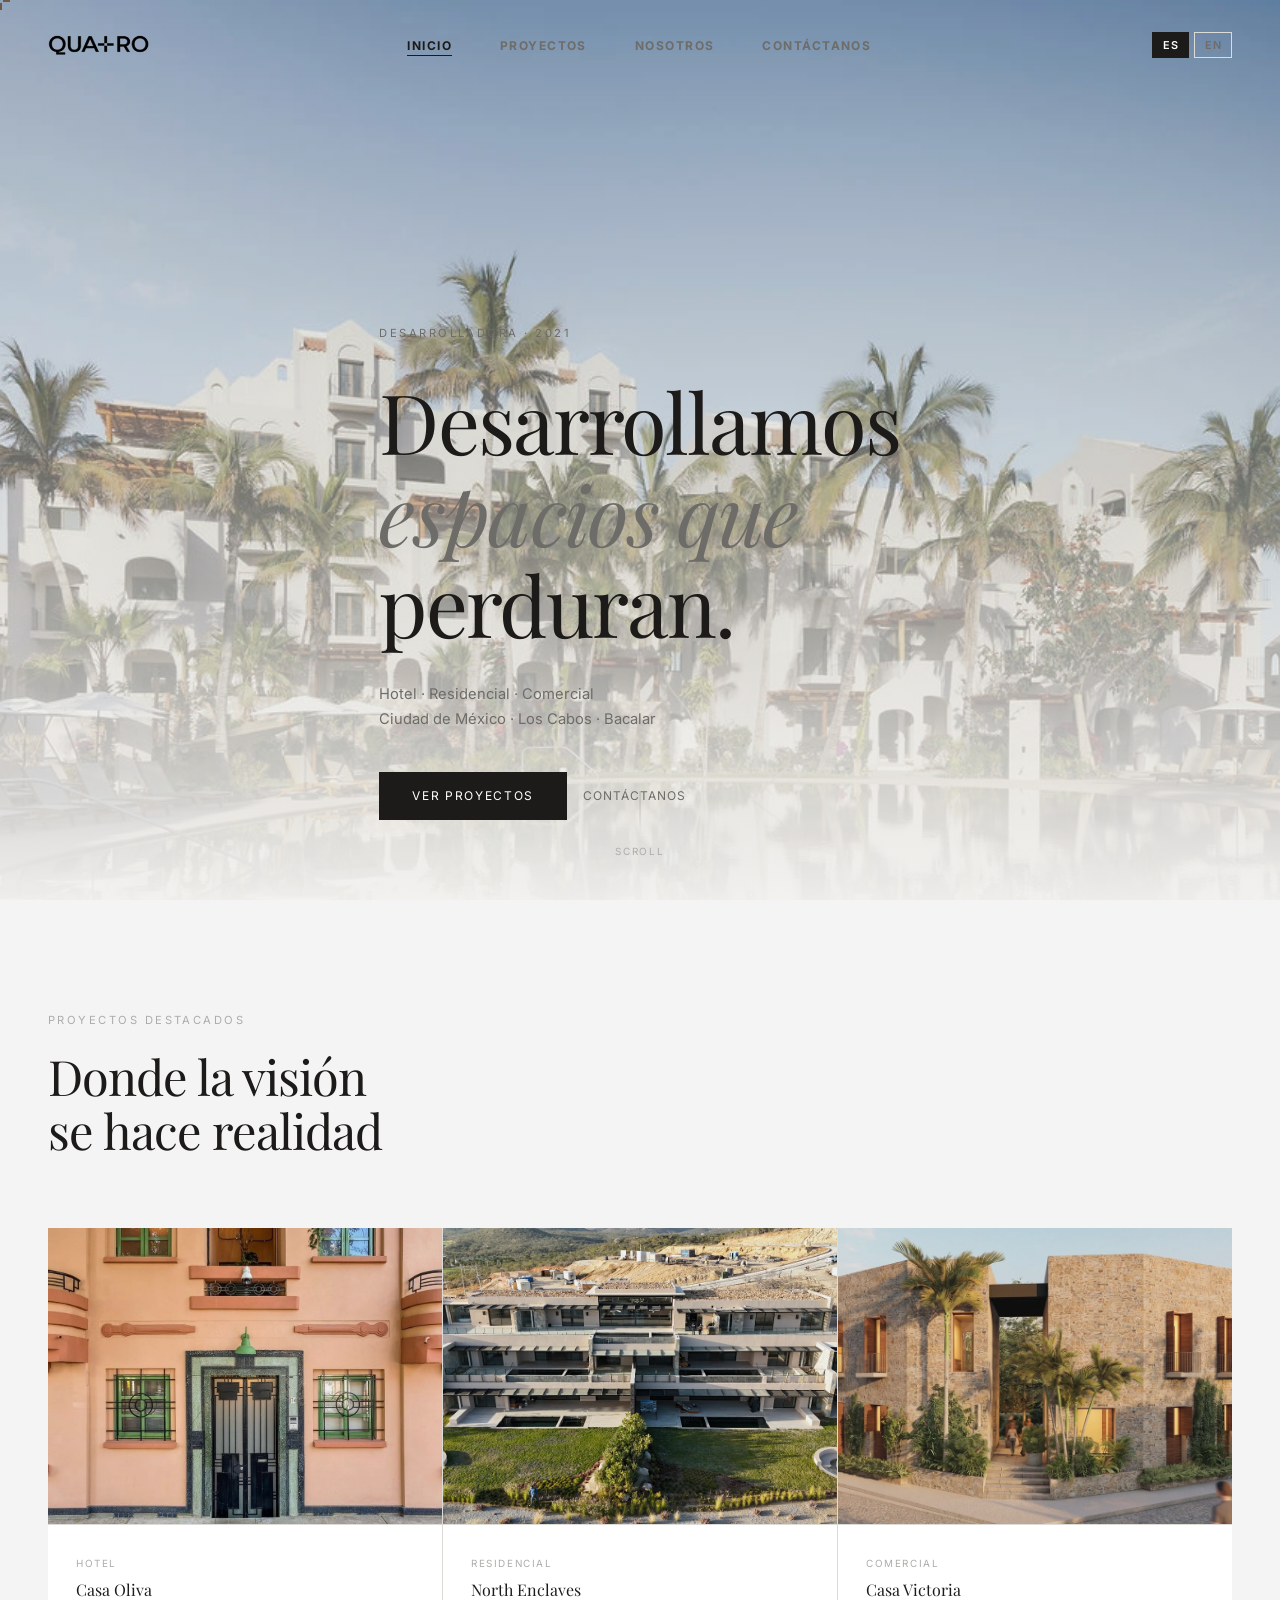
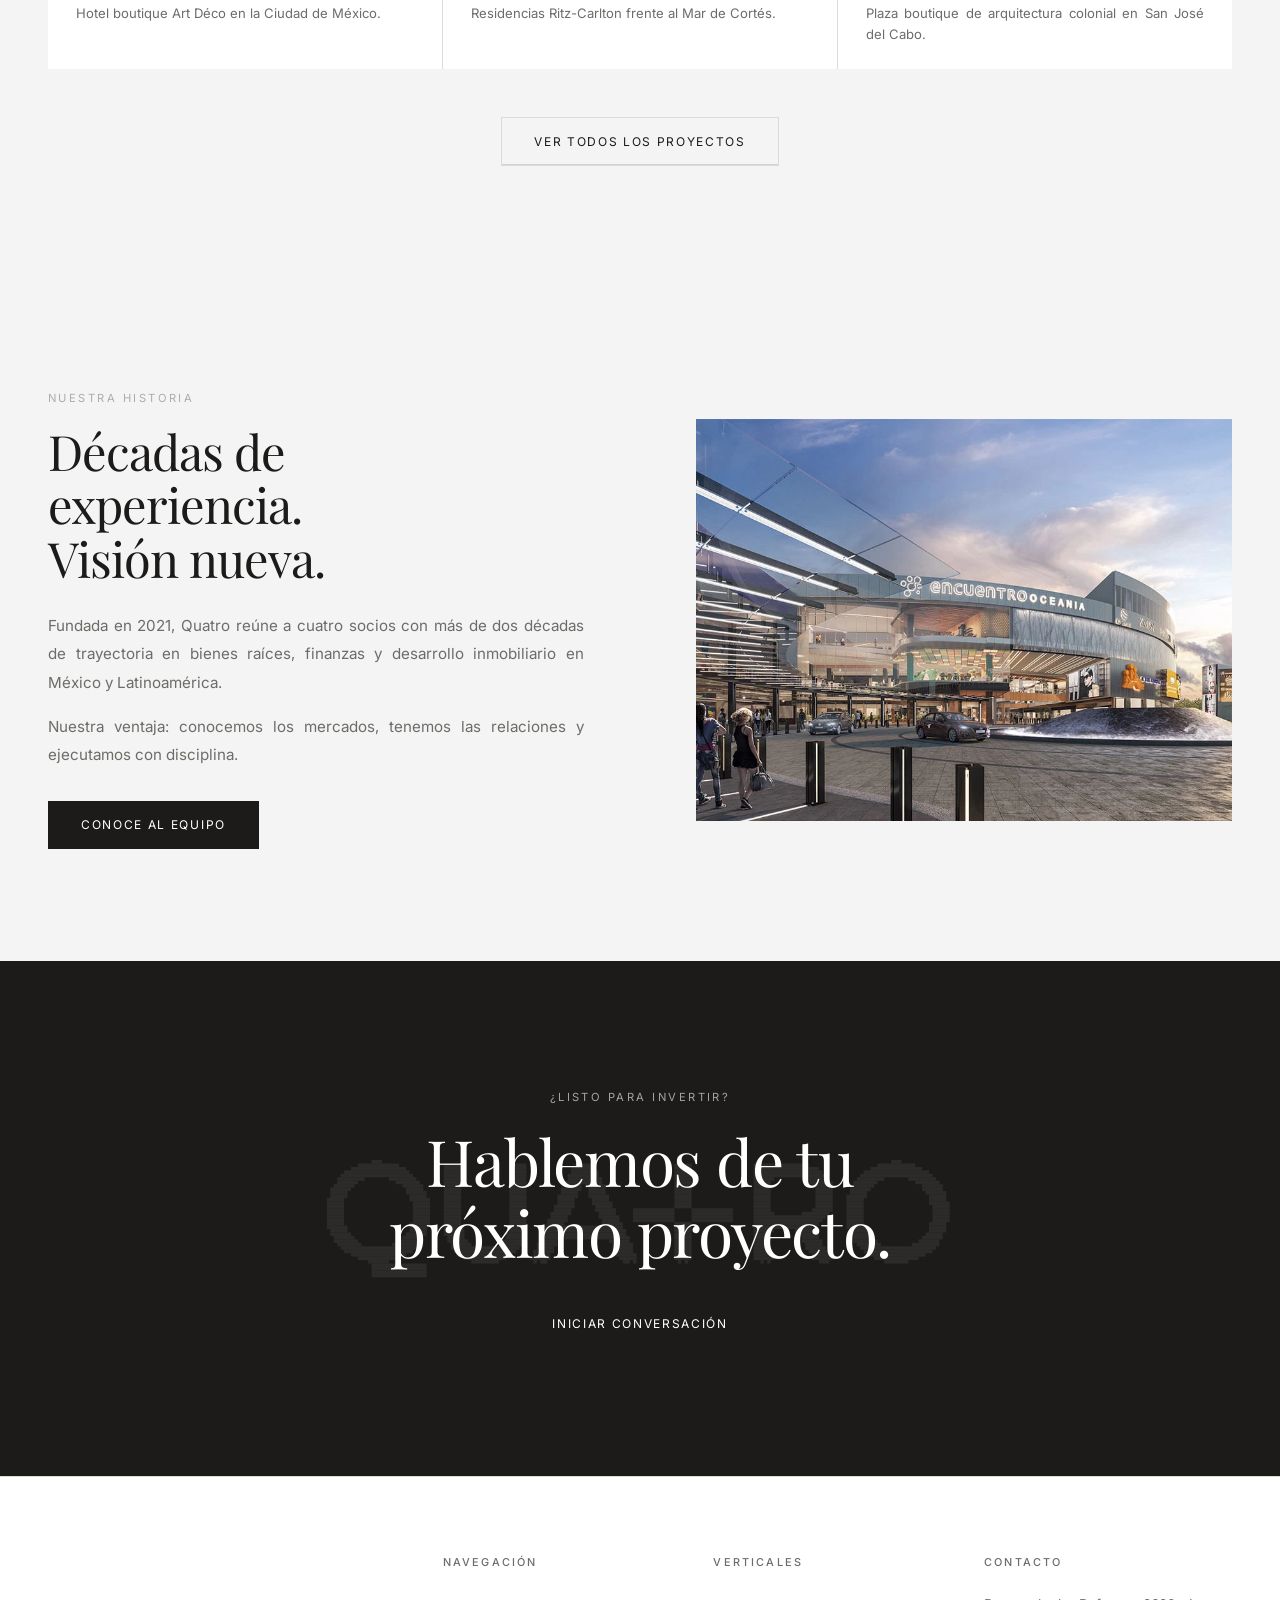
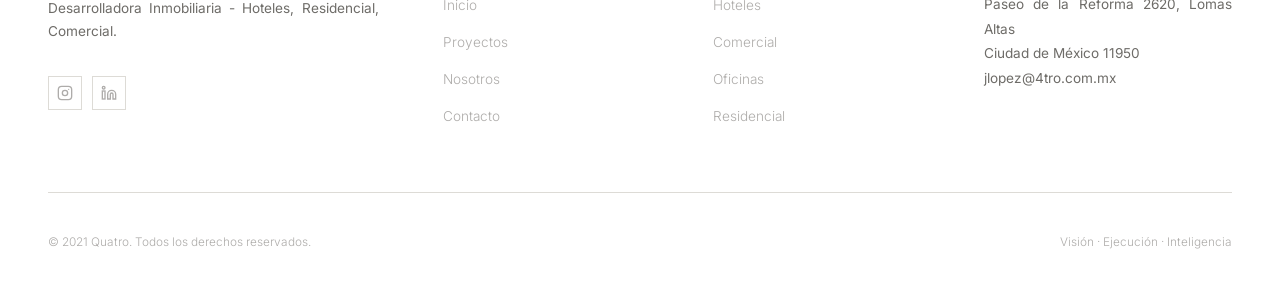
<file: index.html>
<!DOCTYPE html>
<html lang="es">
<head>
  <meta charset="UTF-8" />
  <meta name="viewport" content="width=device-width, initial-scale=1.0" />
  <title>Quatro Real Estate Development</title>
  <meta name="description" content="Desarrolladora inmobiliaria en Hoteles, Comercial, Oficinas y Residencial. Ciudad de México · Los Cabos · Bacalar." data-i18n-content="meta.home" />
  <link rel="preconnect" href="https://fonts.googleapis.com" />
  <link rel="preconnect" href="https://fonts.gstatic.com" crossorigin />
  <link href="https://fonts.googleapis.com/css2?family=Playfair+Display:ital,wght@0,400;0,700;1,400;1,700&family=Inter:wght@300;400;500;600&display=swap" rel="stylesheet" />
  <link rel="stylesheet" href="css/styles.css" />
  <link rel="icon" type="image/svg+xml" href="images/favicon.svg" />
  <link rel="icon" type="image/png" href="images/favicon-32.png" />
  <link rel="apple-touch-icon" href="images/favicon-180.png" />
</head>
<body>
  <div id="cursor-dot"></div>
  <div id="cursor-ring"></div>
  <div class="progress-bar"></div>

  <nav class="navbar">
    <div class="container">
      <a href="index.html" class="nav-logo"><img src="images/logo.png" alt="Quatro" class="logo-img" /></a>
      <ul class="nav-links">
        <li><a href="index.html" class="active" data-i18n="nav.inicio">Inicio</a></li>
        <li><a href="proyectos.html" data-i18n="nav.proyectos">Proyectos</a></li>
        <li><a href="nosotros.html" data-i18n="nav.nosotros">Nosotros</a></li>
        <li><a href="contacto.html" class="nav-cta" data-i18n="nav.contacto">Contáctanos</a></li>
      </ul>
      <div class="lang-toggle">
        <button class="lang-btn" data-lang="es">ES</button>
        <button class="lang-btn" data-lang="en">EN</button>
      </div>
      <button class="hamburger" aria-label="Menú"><span></span><span></span><span></span></button>
    </div>
  </nav>

  <section class="hero">
    <div class="hero-media">
      <img src="images/casa-nima/photo-7.webp" alt="Quatro Development" />
    </div>
    <div class="hero-overlay"></div>
    <div class="container hero-content">
      <div class="hero-label reveal" data-i18n="home.hero.label">Desarrolladora · 2021</div>
      <h1 class="hero-title reveal reveal-delay-1" data-i18n="home.hero.title">Desarrollamos<br><em>espacios que</em><br>perduran.</h1>
      <p class="hero-sub reveal reveal-delay-2" data-i18n="home.hero.sub">Hotel · Residencial · Comercial<br>Ciudad de México · Los Cabos · Bacalar</p>
      <div class="hero-actions reveal reveal-delay-3">
        <a href="proyectos.html" class="btn btn-primary" data-i18n="home.hero.btn1">Ver proyectos</a>
        <a href="contacto.html" class="btn btn-ghost" data-i18n="home.hero.btn2">Contáctanos</a>
      </div>
    </div>
    <div class="hero-scroll-hint"><div class="scroll-line"></div><span>Scroll</span></div>
  </section>

  <section class="section-pad">
    <div class="container">
      <div class="section-header reveal">
        <span class="section-label" data-i18n="home.projects.label">Proyectos destacados</span>
        <h2 data-i18n="home.projects.title">Donde la visión<br>se hace realidad</h2>
      </div>
      <div class="project-grid">
        <div class="project-card reveal" data-category="hotel">
          <div class="project-card-img">
            <img src="images/casa-oliva/photo-2.jpeg" alt="Casa Oliva" />
          </div>
          <div class="project-card-info">
            <span class="proj-tag" data-i18n="home.projects.oliva.tag">Hotel</span>
            <h4>Casa Oliva</h4>
            <p data-i18n="home.projects.oliva.desc">Hotel boutique Art Déco en la Ciudad de México.</p>
          </div>
        </div>
        <div class="project-card reveal reveal-delay-1" data-category="residencial">
          <div class="project-card-img">
            <img src="images/north-enclaves/photo-1.jpeg" alt="North Enclaves" />
          </div>
          <div class="project-card-info">
            <span class="proj-tag" data-i18n="home.projects.northenclaves.tag">Residencial</span>
            <h4>North Enclaves</h4>
            <p data-i18n="home.projects.northenclaves.desc">Residencias Ritz-Carlton frente al Mar de Cortés.</p>
          </div>
        </div>
        <div class="project-card reveal reveal-delay-2" data-category="retail">
          <div class="project-card-img">
            <img src="images/victoria-san-jose/photo-new-1.jpeg" alt="Casa Victoria" />
          </div>
          <div class="project-card-info">
            <span class="proj-tag" data-i18n="home.projects.victoria.tag">Comercial</span>
            <h4>Casa Victoria</h4>
            <p data-i18n="home.projects.victoria.desc">Plaza boutique de arquitectura colonial en San José del Cabo.</p>
          </div>
        </div>
      </div>
      <div style="text-align:center;margin-top:3rem;" class="reveal">
        <a href="proyectos.html" class="btn btn-outline" data-i18n="home.projects.viewall">Ver todos los proyectos</a>
      </div>
    </div>
  </section>

  <section class="section-pad">
    <div class="container">
      <div class="legacy-layout">
        <div class="legacy-text reveal-left">
          <span class="section-label" data-i18n="home.historia.label">Nuestra historia</span>
          <h2 data-i18n="home.historia.title">Décadas de<br>experiencia.<br>Visión nueva.</h2>
          <p data-i18n="home.historia.p1">Fundada en 2021, Quatro reúne a cuatro socios con más de dos décadas de trayectoria en bienes raíces, finanzas y desarrollo inmobiliario en México y Latinoamérica.</p>
          <p style="margin-top:1rem;" data-i18n="home.historia.p2">Nuestra ventaja: conocemos los mercados, tenemos las relaciones y ejecutamos con disciplina.</p>
          <a href="nosotros.html" class="btn btn-primary" style="margin-top:2rem;" data-i18n="home.historia.btn">Conoce al equipo</a>
        </div>
        <div class="legacy-image reveal">
          <img src="images/encuentro-oceania.png" alt="Encuentro Oceanía" />
        </div>
      </div>
    </div>
  </section>

  <section class="cta-section">
    <div class="cta-watermark"><img src="images/logo-vector.svg" alt="" /></div>
    <div class="container" style="position:relative;z-index:2;text-align:center;">
      <span class="section-label reveal" style="color:rgba(255,255,255,0.6)" data-i18n="home.cta.label">¿Listo para invertir?</span>
      <h2 class="reveal reveal-delay-1" style="color:#fff;font-size:clamp(2rem,5vw,4rem);margin:1rem 0 2rem;" data-i18n="home.cta.title">Hablemos de tu<br>próximo proyecto.</h2>
      <a href="contacto.html" class="btn btn-primary reveal reveal-delay-2" data-i18n="home.cta.btn">Iniciar conversación</a>
    </div>
  </section>

  <footer class="footer">
    <div class="container">
      <div class="footer-grid">
        <div class="footer-brand">
          <div class="nav-logo"><img src="images/logo.png" alt="Quatro" class="logo-img logo-img--footer" /></div>
          <p data-i18n="footer.tagline">Desarrolladora Inmobiliaria - Hoteles, Residencial, Comercial.</p>
          <div class="footer-social">
            <a href="#" class="social-btn" aria-label="Instagram"><svg width="16" height="16" fill="none" stroke="currentColor" stroke-width="2" viewBox="0 0 24 24"><rect x="2" y="2" width="20" height="20" rx="5"/><circle cx="12" cy="12" r="4"/><circle cx="17.5" cy="6.5" r="1" fill="currentColor" stroke="none"/></svg></a>
            <a href="#" class="social-btn" aria-label="LinkedIn"><svg width="16" height="16" fill="none" stroke="currentColor" stroke-width="2" viewBox="0 0 24 24"><path d="M16 8a6 6 0 016 6v7h-4v-7a2 2 0 00-4 0v7h-4v-7a6 6 0 016-6z"/><rect x="2" y="9" width="4" height="12"/><circle cx="4" cy="4" r="2"/></svg></a>
          </div>
        </div>
        <div class="footer-col">
          <h4 data-i18n="footer.nav_title">Navegación</h4>
          <ul>
            <li><a href="index.html" data-i18n="nav.inicio">Inicio</a></li>
            <li><a href="proyectos.html" data-i18n="nav.proyectos">Proyectos</a></li>
            <li><a href="nosotros.html" data-i18n="nav.nosotros">Nosotros</a></li>
            <li><a href="contacto.html" data-i18n="footer.contacto_title">Contacto</a></li>
          </ul>
        </div>
        <div class="footer-col">
          <h4 data-i18n="footer.verticales_title">Verticales</h4>
          <ul>
            <li><a href="proyectos.html" data-i18n="vert.hoteles">Hoteles</a></li>
            <li><a href="proyectos.html" data-i18n="vert.comercial">Comercial</a></li>
            <li><a href="proyectos.html" data-i18n="vert.oficinas">Oficinas</a></li>
            <li><a href="proyectos.html" data-i18n="vert.residencial">Residencial</a></li>
          </ul>
        </div>
        <div class="footer-col">
          <h4 data-i18n="footer.contacto_title">Contacto</h4>
          <p style="font-size:0.85rem;color:var(--text-2);line-height:1.8;" data-i18n="footer.address">Paseo de la Reforma 2620, Lomas Altas<br>Ciudad de México 11950<br>jlopez@4tro.com.mx</p>
        </div>
      </div>
      <div class="footer-bottom">
        <span data-i18n="footer.rights">© 2021 Quatro. Todos los derechos reservados.</span>
        <span data-i18n="footer.slogan">Visión · Ejecución · Inteligencia</span>
      </div>
    </div>
  </footer>

  <script src="js/i18n.js?v=1782406433"></script>
  <script src="js/main.js?v=1782406433"></script>
</body>
</html>
</file>
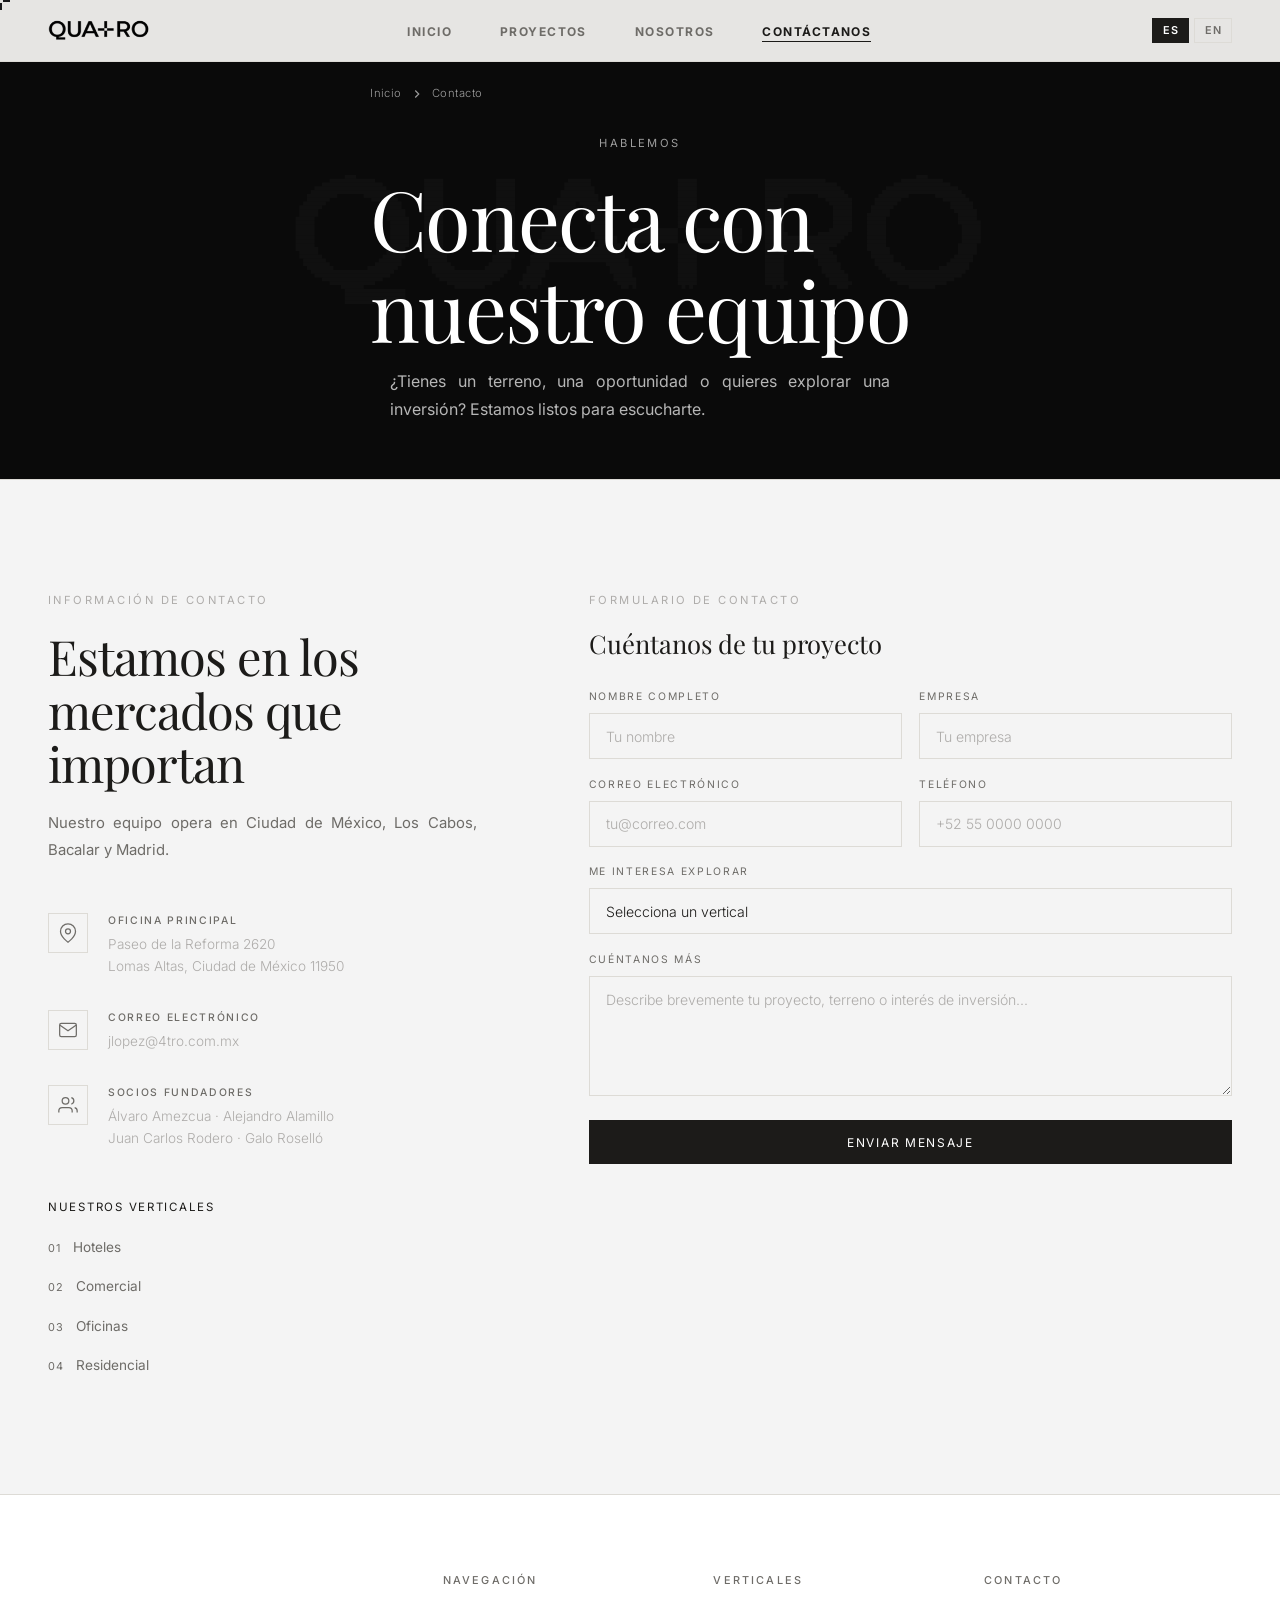
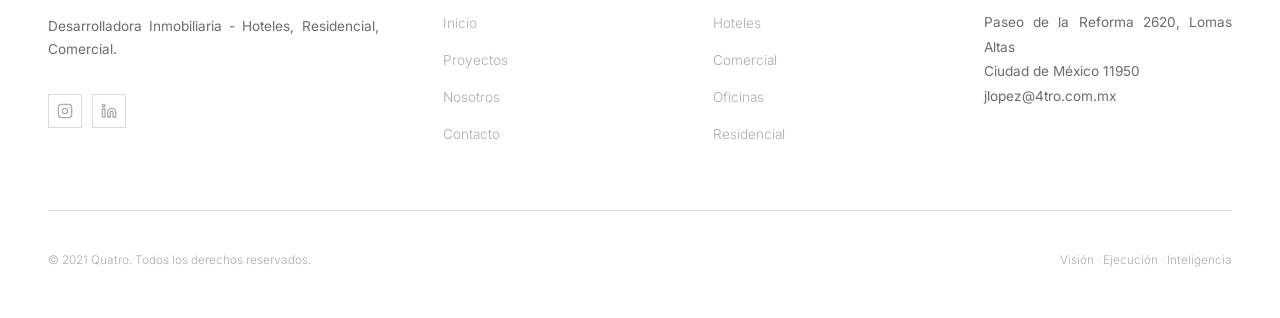
<file: contacto.html>
<!DOCTYPE html>
<html lang="es">
<head>
  <meta charset="UTF-8" />
  <meta name="viewport" content="width=device-width, initial-scale=1.0" />
  <title>Contacto | Quatro Real Estate Development</title>
  <meta name="description" content="Conecta con el equipo de Quatro para explorar oportunidades de inversión y desarrollo." data-i18n-content="meta.contacto" />
  <link rel="preconnect" href="https://fonts.googleapis.com" />
  <link rel="preconnect" href="https://fonts.gstatic.com" crossorigin />
  <link href="https://fonts.googleapis.com/css2?family=Playfair+Display:ital,wght@0,400;0,700;1,400;1,700&family=Inter:wght@300;400;500;600&display=swap" rel="stylesheet" />
  <link rel="stylesheet" href="css/styles.css" />
  <link rel="icon" type="image/svg+xml" href="images/favicon.svg" />
  <link rel="icon" type="image/png" href="images/favicon-32.png" />
  <link rel="apple-touch-icon" href="images/favicon-180.png" />
</head>
<body>
  <div id="cursor-dot"></div>
  <div id="cursor-ring"></div>
  <div class="progress-bar"></div>

  <nav class="navbar scrolled">
    <div class="container">
      <a href="index.html" class="nav-logo"><img src="images/logo.png" alt="Quatro" class="logo-img" /></a>
      <ul class="nav-links">
        <li><a href="index.html" data-i18n="nav.inicio">Inicio</a></li>
        <li><a href="proyectos.html" data-i18n="nav.proyectos">Proyectos</a></li>
        <li><a href="nosotros.html" data-i18n="nav.nosotros">Nosotros</a></li>
        <li><a href="contacto.html" class="nav-cta active" data-i18n="nav.contacto">Contáctanos</a></li>
      </ul>
      <div class="lang-toggle">
        <button class="lang-btn" data-lang="es">ES</button>
        <button class="lang-btn" data-lang="en">EN</button>
      </div>
      <button class="hamburger" aria-label="Menú"><span></span><span></span><span></span></button>
    </div>
  </nav>

  <div class="page-hero" style="position:relative;padding:0;min-height:480px;display:flex;align-items:flex-end;background:#0a0a0a;">
    <div style="position:absolute;inset:0;z-index:0;display:flex;align-items:center;justify-content:center;">
      <img src="images/logo-vector.svg" alt="" style="width:clamp(18rem,55vw,72rem);height:auto;opacity:0.025;filter:brightness(0) invert(1);" />
    </div>
    <div class="container" style="position:relative;z-index:1;padding-bottom:3.5rem;">
      <div class="breadcrumb">
        <a href="index.html" style="color:rgba(255,255,255,0.6)" data-i18n="nav.inicio">Inicio</a>
        <svg width="14" height="14" fill="none" stroke="rgba(255,255,255,0.6)" stroke-width="2" viewBox="0 0 24 24"><polyline points="9 18 15 12 9 6"/></svg>
        <span style="color:rgba(255,255,255,0.6)" data-i18n="footer.contacto_title">Contacto</span>
      </div>
      <span class="section-label" style="display:flex;justify-content:center;color:rgba(255,255,255,0.6)" data-i18n="contacto.hero.label">Hablemos</span>
      <h1 style="color:#fff;" data-i18n="contacto.hero.title">Conecta con<br>nuestro equipo</h1>
      <p style="max-width:500px;margin:0 auto;color:rgba(255,255,255,0.7);" data-i18n="contacto.hero.desc">¿Tienes un terreno, una oportunidad o quieres explorar una inversión? Estamos listos para escucharte.</p>
    </div>
  </div>

  <section class="section-pad">
    <div class="container">
      <div class="contact-layout">

        <div class="contact-info reveal-left">
          <span class="section-label" data-i18n="contacto.info.label">Información de contacto</span>
          <h2 data-i18n="contacto.info.title">Estamos en los<br>mercados que importan</h2>
          <p data-i18n="contacto.info.desc">Nuestro equipo opera en Ciudad de México, Los Cabos, Bacalar y Madrid.</p>

          <div class="contact-items">
            <div class="contact-item">
              <div class="contact-icon">
                <svg width="20" height="20" fill="none" stroke="currentColor" stroke-width="1.5" viewBox="0 0 24 24"><path d="M21 10c0 7-9 13-9 13s-9-6-9-13a9 9 0 0118 0z"/><circle cx="12" cy="10" r="3"/></svg>
              </div>
              <div>
                <h5 data-i18n="contacto.info.office_label">Oficina principal</h5>
                <p data-i18n="contacto.office_address">Paseo de la Reforma 2620<br>Lomas Altas, Ciudad de México 11950</p>
              </div>
            </div>
            <div class="contact-item">
              <div class="contact-icon">
                <svg width="20" height="20" fill="none" stroke="currentColor" stroke-width="1.5" viewBox="0 0 24 24"><path d="M4 4h16c1.1 0 2 .9 2 2v12c0 1.1-.9 2-2 2H4c-1.1 0-2-.9-2-2V6c0-1.1.9-2 2-2z"/><polyline points="22,6 12,13 2,6"/></svg>
              </div>
              <div>
                <h5 data-i18n="contacto.info.email_label">Correo electrónico</h5>
                <p>jlopez@4tro.com.mx</p>
              </div>
            </div>
            <div class="contact-item">
              <div class="contact-icon">
                <svg width="20" height="20" fill="none" stroke="currentColor" stroke-width="1.5" viewBox="0 0 24 24"><path d="M17 21v-2a4 4 0 00-4-4H5a4 4 0 00-4 4v2"/><circle cx="9" cy="7" r="4"/><path d="M23 21v-2a4 4 0 00-3-3.87"/><path d="M16 3.13a4 4 0 010 7.75"/></svg>
              </div>
              <div>
                <h5 data-i18n="contacto.info.founders_label">Socios fundadores</h5>
                <p>Álvaro Amezcua · Alejandro Alamillo<br>Juan Carlos Rodero · Galo Roselló</p>
              </div>
            </div>
          </div>

          <div style="margin-top:3rem;">
            <p style="font-size:0.72rem;letter-spacing:0.15em;text-transform:uppercase;color:var(--gold);margin-bottom:1rem;" data-i18n="contacto.verticals_label">Nuestros verticales</p>
            <div style="display:flex;flex-direction:column;gap:0.5rem;">
              <div style="font-size:0.85rem;color:var(--text-2);padding:0.3rem 0;"><span style="color:var(--gold);font-size:0.68rem;letter-spacing:0.1em;text-transform:uppercase;margin-right:0.75rem;">01</span><span data-i18n="vert.hoteles">Hoteles</span></div>
              <div style="font-size:0.85rem;color:var(--text-2);padding:0.3rem 0;"><span style="color:var(--gold);font-size:0.68rem;letter-spacing:0.1em;text-transform:uppercase;margin-right:0.75rem;">02</span><span data-i18n="vert.comercial">Comercial</span></div>
              <div style="font-size:0.85rem;color:var(--text-2);padding:0.3rem 0;"><span style="color:var(--gold);font-size:0.68rem;letter-spacing:0.1em;text-transform:uppercase;margin-right:0.75rem;">03</span><span data-i18n="vert.oficinas">Oficinas</span></div>
              <div style="font-size:0.85rem;color:var(--text-2);padding:0.3rem 0;"><span style="color:var(--gold);font-size:0.68rem;letter-spacing:0.1em;text-transform:uppercase;margin-right:0.75rem;">04</span><span data-i18n="vert.residencial">Residencial</span></div>
            </div>
          </div>
        </div>

        <div class="contact-form-wrap reveal">
          <span class="section-label" data-i18n="contacto.form.label">Formulario de contacto</span>
          <h3 style="margin-bottom:2rem;" data-i18n="contacto.form.title">Cuéntanos de tu proyecto</h3>
          <form id="contactForm">
            <div class="form-grid">
              <div class="form-group">
                <label for="nombre" data-i18n="contacto.form.nombre_label">Nombre completo</label>
                <input type="text" id="nombre" name="nombre" placeholder="Tu nombre" data-i18n-ph="contacto.form.nombre_ph" required />
              </div>
              <div class="form-group">
                <label for="empresa" data-i18n="contacto.form.empresa_label">Empresa</label>
                <input type="text" id="empresa" name="empresa" placeholder="Tu empresa" data-i18n-ph="contacto.form.empresa_ph" />
              </div>
              <div class="form-group">
                <label for="email" data-i18n="contacto.form.email_label">Correo electrónico</label>
                <input type="email" id="email" name="email" placeholder="tu@correo.com" data-i18n-ph="contacto.form.email_ph" required />
              </div>
              <div class="form-group">
                <label for="telefono" data-i18n="contacto.form.telefono_label">Teléfono</label>
                <input type="tel" id="telefono" name="telefono" placeholder="+52 55 0000 0000" />
              </div>
              <div class="form-group full">
                <label for="interes" data-i18n="contacto.form.interes_label">Me interesa explorar</label>
                <select id="interes" name="interes">
                  <option value="" disabled selected data-i18n="contacto.form.select_ph">Selecciona un vertical</option>
                  <option value="hotels" data-i18n="vert.hoteles">Hoteles</option>
                  <option value="offices" data-i18n="vert.oficinas">Oficinas</option>
                  <option value="retail" data-i18n="vert.comercial">Comercial</option>
                  <option value="residential" data-i18n="vert.residencial">Residencial</option>
                  <option value="inversion" data-i18n="contacto.form.opt_inversion">Inversión / Co-inversión</option>
                  <option value="terreno" data-i18n="contacto.form.opt_terreno">Tengo un terreno</option>
                  <option value="otro" data-i18n="contacto.form.opt_otro">Otro</option>
                </select>
              </div>
              <div class="form-group full">
                <label for="mensaje" data-i18n="contacto.form.mensaje_label">Cuéntanos más</label>
                <textarea id="mensaje" name="mensaje" placeholder="Describe brevemente tu proyecto, terreno o interés de inversión..." data-i18n-ph="contacto.form.mensaje_ph" rows="5"></textarea>
              </div>
            </div>
            <div class="form-submit">
              <button type="submit" class="btn btn-primary" style="width:100%;justify-content:center;display:flex;" data-i18n="contacto.form.submit">Enviar mensaje</button>
            </div>
            <div class="success-msg" data-i18n="contacto.form.success">✓ Mensaje enviado. Nuestro equipo te contactará pronto.</div>
          </form>
        </div>

      </div>
    </div>
  </section>

  <footer class="footer">
    <div class="container">
      <div class="footer-grid">
        <div class="footer-brand">
          <div class="nav-logo"><img src="images/logo.png" alt="Quatro" class="logo-img logo-img--footer" /></div>
          <p data-i18n="footer.tagline">Desarrolladora Inmobiliaria - Hoteles, Residencial, Comercial.</p>
          <div class="footer-social">
            <a href="#" class="social-btn" aria-label="Instagram"><svg width="16" height="16" fill="none" stroke="currentColor" stroke-width="2" viewBox="0 0 24 24"><rect x="2" y="2" width="20" height="20" rx="5"/><circle cx="12" cy="12" r="4"/><circle cx="17.5" cy="6.5" r="1" fill="currentColor" stroke="none"/></svg></a>
            <a href="#" class="social-btn" aria-label="LinkedIn"><svg width="16" height="16" fill="none" stroke="currentColor" stroke-width="2" viewBox="0 0 24 24"><path d="M16 8a6 6 0 016 6v7h-4v-7a2 2 0 00-4 0v7h-4v-7a6 6 0 016-6z"/><rect x="2" y="9" width="4" height="12"/><circle cx="4" cy="4" r="2"/></svg></a>
          </div>
        </div>
        <div class="footer-col">
          <h4 data-i18n="footer.nav_title">Navegación</h4>
          <ul>
            <li><a href="index.html" data-i18n="nav.inicio">Inicio</a></li>
            <li><a href="proyectos.html" data-i18n="nav.proyectos">Proyectos</a></li>
            <li><a href="nosotros.html" data-i18n="nav.nosotros">Nosotros</a></li>
            <li><a href="contacto.html" data-i18n="footer.contacto_title">Contacto</a></li>
          </ul>
        </div>
        <div class="footer-col">
          <h4 data-i18n="footer.verticales_title">Verticales</h4>
          <ul>
            <li><a href="proyectos.html" data-i18n="vert.hoteles">Hoteles</a></li>
            <li><a href="proyectos.html" data-i18n="vert.comercial">Comercial</a></li>
            <li><a href="proyectos.html" data-i18n="vert.oficinas">Oficinas</a></li>
            <li><a href="proyectos.html" data-i18n="vert.residencial">Residencial</a></li>
          </ul>
        </div>
        <div class="footer-col">
          <h4 data-i18n="footer.contacto_title">Contacto</h4>
          <p style="font-size:0.85rem;color:var(--text-2);line-height:1.8;" data-i18n="footer.address">Paseo de la Reforma 2620, Lomas Altas<br>Ciudad de México 11950<br>jlopez@4tro.com.mx</p>
        </div>
      </div>
      <div class="footer-bottom">
        <span data-i18n="footer.rights">© 2021 Quatro. Todos los derechos reservados.</span>
        <span data-i18n="footer.slogan">Visión · Ejecución · Inteligencia</span>
      </div>
    </div>
  </footer>

  <script src="js/i18n.js?v=1782406433"></script>
  <script src="js/main.js?v=1782406433"></script>
</body>
</html>
</file>
<file: css/styles.css>
/* ===== RESET ===== */
*, *::before, *::after { box-sizing: border-box; margin: 0; padding: 0; }
html { scroll-behavior: smooth; font-size: 16px; }

:root {
  --bg:       #F4F4F4;
  --bg-2:     #EBEBEB;
  --bg-3:     #E0E0E0;
  --text:     #1C1B19;
  --text-2:   #6E6C68;
  --text-3:   #AEACAA;
  --accent:   #1C1B19;
  --border:   #DDDBD6;
  --white:    #FFFFFF;
  --black:    #111110;
  --font-s:   'Inter', system-ui, sans-serif;
  --font-h:   'Playfair Display', Georgia, serif;
  --ease:     cubic-bezier(0.16, 1, 0.3, 1);
  --t:        0.6s;
}

body {
  font-family: var(--font-s);
  background: var(--bg);
  color: var(--text);
  line-height: 1.6;
  overflow-x: hidden;
  cursor: none;
}

a { color: inherit; text-decoration: none; }
img { max-width: 100%; display: block; object-fit: cover; }
ul { list-style: none; }
p { text-align: justify; text-justify: inter-word; }
button { cursor: none; font-family: var(--font-s); }

/* ===== CUSTOM CURSOR ===== */
#cursor-dot {
  position: fixed; z-index: 10001; pointer-events: none;
  width: 20px; height: 20px; border-radius: 0;
  background: transparent;
  mix-blend-mode: difference;
  transform: translate(-50%,-50%);
  background-image: url("data:image/svg+xml,%3Csvg xmlns='http://www.w3.org/2000/svg' viewBox='0 0 20 20'%3E%3Crect x='8' y='0' width='4' height='7' fill='white'/%3E%3Crect x='8' y='13' width='4' height='7' fill='white'/%3E%3Crect x='0' y='8' width='7' height='4' fill='white'/%3E%3Crect x='13' y='8' width='7' height='4' fill='white'/%3E%3C/svg%3E");
  background-size: 100% 100%;
  transition: width 0.3s var(--ease), height 0.3s var(--ease);
}
#cursor-ring { display: none; }
#cursor-ring.expand { width: 52px; height: 52px; opacity: 0.5; }

/* ===== TYPOGRAPHY ===== */
h1,h2,h3,h4 {
  font-family: var(--font-h);
  font-weight: 400;
  line-height: 1.1;
}
h1 { font-size: clamp(2.8rem, 6.5vw, 6rem); letter-spacing: -0.02em; }
h2 { font-size: clamp(1.9rem, 3.8vw, 3.2rem); letter-spacing: -0.02em; }
h3 { font-size: clamp(1.2rem, 2.2vw, 1.8rem); }
h4 { font-size: 1.1rem; }

.section-label {
  display: block;
  font-size: 0.7rem; font-weight: 400;
  letter-spacing: 0.22em; text-transform: uppercase;
  color: var(--text-3);
  margin-bottom: 1.2rem;
}

/* ===== LAYOUT ===== */
.container { max-width: 1320px; margin: 0 auto; padding: 0 3rem; }

/* ===== SCROLL REVEAL ===== */
.reveal {
  opacity: 0; transform: translateY(32px);
  transition: opacity 1s var(--ease), transform 1s var(--ease);
}
.reveal.visible { opacity: 1; transform: none; }
.reveal-delay-1 { transition-delay: 0.12s; }
.reveal-delay-2 { transition-delay: 0.22s; }
.reveal-delay-3 { transition-delay: 0.32s; }
.reveal-delay-4 { transition-delay: 0.44s; }
.reveal-left {
  opacity: 0; transform: translateX(-32px);
  transition: opacity 1s var(--ease), transform 1s var(--ease);
}
.reveal-left.visible { opacity: 1; transform: none; }

/* ===== PROGRESS BAR ===== */
.progress-bar {
  position: fixed; top: 0; left: 0; right: 0; z-index: 9997;
  height: 1px; background: var(--text-3);
  transform-origin: left; transform: scaleX(0);
  transition: transform 0.1s;
}

/* ===== BUTTONS ===== */
.btn {
  display: inline-flex; align-items: center; gap: 0.6rem;
  padding: 0.85rem 2rem; font-size: 0.75rem; font-weight: 400;
  letter-spacing: 0.14em; text-transform: uppercase;
  border: 1px solid transparent; transition: all 0.35s var(--ease);
  position: relative; overflow: hidden;
}
.btn::before {
  content: ''; position: absolute; inset: 0;
  background: var(--text); transform: translateY(101%);
  transition: transform 0.4s var(--ease);
}
.btn span, .btn svg { position: relative; z-index: 1; }

.btn-primary {
  background: var(--text); color: var(--white);
  border-color: var(--text);
}
.btn-primary::before { background: var(--black); }
.btn-primary:hover { color: var(--white); }
.btn-primary:hover::before { transform: translateY(0); }

.btn-outline {
  background: transparent; color: var(--text);
  border-color: var(--border);
}
.btn-outline::before { background: var(--text); }
.btn-outline:hover { color: var(--white); border-color: var(--text); }
.btn-outline:hover::before { transform: translateY(0); }

.btn-ghost {
  background: transparent; color: var(--text-2);
  border: none; padding: 0; letter-spacing: 0.08em;
}
.btn-ghost::before { display: none; }
.btn-ghost:hover { color: var(--text); }

.btn-white {
  background: var(--white); color: var(--text); border-color: var(--white);
}
.btn-white::before { background: var(--bg-2); }
.btn-white:hover { color: var(--text); }
.btn-white:hover::before { transform: translateY(0); }

.btn-outline-white {
  background: transparent; color: var(--white);
  border: 1px solid rgba(255,255,255,0.25);
}
.btn-outline-white::before { background: rgba(255,255,255,0.08); }
.btn-outline-white:hover { color: var(--white); }
.btn-outline-white:hover::before { transform: translateY(0); }

/* ===== NAVBAR ===== */
.navbar {
  position: fixed; top: 0; left: 0; right: 0; z-index: 1000;
  padding: 2rem 0;
  transition: padding 0.4s var(--ease), background 0.4s, border-color 0.4s;
  border-bottom: 1px solid transparent;
}
.navbar.scrolled {
  padding: 1.1rem 0;
  background: rgba(245,244,242,0.94);
  backdrop-filter: blur(24px);
  -webkit-backdrop-filter: blur(24px);
  border-bottom-color: var(--border);
}
.navbar .container { display: flex; align-items: center; justify-content: space-between; }

.nav-logo {
  font-family: var(--font-h);
  font-size: 1.35rem; font-weight: 400;
  letter-spacing: 0.12em; color: var(--text);
}
.nav-logo span { font-weight: 300; }
.logo-img { height: 22px; width: auto; display: block; }
.logo-img--footer { filter: invert(1); height: 20px; }

.nav-links { display: flex; align-items: center; gap: 3rem; }
.nav-links a {
  font-size: 0.75rem; font-weight: 700; letter-spacing: 0.12em;
  text-transform: uppercase; color: var(--text-2);
  transition: color 0.3s; position: relative;
}
.nav-links a::after {
  content: ''; position: absolute; bottom: -3px; left: 0;
  width: 0; height: 1px; background: var(--text);
  transition: width 0.35s var(--ease);
}
.nav-links a:hover, .nav-links a.active { color: var(--text); }
.nav-links a:hover::after, .nav-links a.active::after { width: 100%; }


.lang-toggle { display: flex; align-items: center; gap: 0.3rem; margin-left: 1.5rem; }
.lang-btn {
  font-family: var(--font-s); font-size: 0.68rem; font-weight: 600; letter-spacing: 0.08em;
  color: var(--text-2); background: none; border: 1px solid var(--border);
  padding: 0.3rem 0.6rem; cursor: none; transition: all 0.25s var(--ease);
}
.lang-btn:hover { color: var(--text); border-color: var(--text); }
.lang-btn.active { background: var(--text); color: var(--white); border-color: var(--text); }

.hamburger { display: none; flex-direction: column; gap: 5px; cursor: none; padding: 4px; background: none; border: none; }
.hamburger span { display: block; width: 22px; height: 1px; background: var(--text); transition: 0.3s; }
.hamburger.open span:nth-child(1) { transform: translateY(6px) rotate(45deg); }
.hamburger.open span:nth-child(2) { opacity: 0; }
.hamburger.open span:nth-child(3) { transform: translateY(-6px) rotate(-45deg); }

/* ===== HERO ===== */
.hero {
  min-height: 100vh; position: relative; overflow: hidden;
  display: flex; align-items: flex-end;
  padding-bottom: 5rem;
}
.hero-media {
  position: absolute; inset: 0; z-index: 0;
}
.hero-media img {
  width: 100%; height: 100%; object-fit: cover;
  transform: scale(1.05);
}
.hero-overlay {
  position: absolute; inset: 0; z-index: 1;
  background: linear-gradient(
    to bottom,
    rgba(245,244,242,0.1) 0%,
    rgba(245,244,242,0.45) 55%,
    rgba(245,244,242,0.96) 100%
  );
}
.hero-content {
  position: relative; z-index: 2;
  padding-top: 9rem;
}
.hero-label {
  font-size: 0.7rem; letter-spacing: 0.22em; text-transform: uppercase;
  color: var(--text-2); margin-bottom: 2rem; display: block;
}
.hero-title { max-width: 880px; margin-bottom: 2rem; }
.hero-title em { font-style: italic; font-weight: 300; color: var(--text-2); }
.hero-sub { color: var(--text-2); font-size: 0.92rem; margin-bottom: 2.5rem; line-height: 1.7; }
.hero-actions { display: flex; gap: 1rem; }

.hero-scroll-hint {
  position: absolute; bottom: 2.5rem; left: 50%; transform: translateX(-50%);
  z-index: 2; display: flex; flex-direction: column; align-items: center; gap: 0.6rem;
  color: var(--text-3); font-size: 0.62rem; letter-spacing: 0.2em; text-transform: uppercase;
}
.scroll-line {
  width: 1px; height: 44px;
  background: linear-gradient(to bottom, var(--text-3), transparent);
  animation: scrollPulse 2.5s ease-in-out infinite;
}
@keyframes scrollPulse {
  0%,100% { opacity:1; transform: scaleY(1) translateY(0); transform-origin: top; }
  50% { opacity:0.25; transform: scaleY(0.4) translateY(0); transform-origin: top; }
}

/* ===== STATS STRIP ===== */
.stats-strip {
  border-top: 1px solid var(--border);
  border-bottom: 1px solid var(--border);
  background: var(--white);
}
.stats-grid {
  display: grid; grid-template-columns: repeat(4,1fr);
}
.stat-block {
  padding: 2.75rem 2.5rem;
  border-right: 1px solid var(--border);
  transition: background 0.4s;
}
.stat-block:last-child { border-right: none; }
.stat-block:hover { background: var(--bg); }
.stat-num {
  font-family: var(--font-h);
  font-size: clamp(2.2rem, 3.5vw, 3.5rem);
  font-weight: 300; line-height: 1;
  color: var(--text); margin-bottom: 0.4rem;
  display: block;
}
.stat-label { font-size: 0.72rem; color: var(--text-3); letter-spacing: 0.06em; font-weight: 300; }

/* ===== SECTION HELPERS ===== */
.section-pad { padding: 7rem 0; }
.section-dark { background: var(--black); }
.section-dark .section-label { color: rgba(255,255,255,0.3); }
.section-dark h2 { color: var(--white); }
.section-dark p { color: rgba(255,255,255,0.55); }
.section-header { margin-bottom: 4.5rem; }
.section-header h2 { margin-top: 0.5rem; }
.section-header p { color: var(--text-2); max-width: 500px; margin-top: 1rem; font-size: 0.95rem; line-height: 1.75; }

/* ===== PROJECT FEATURED ===== */
.project-featured {
  display: grid; grid-template-columns: 1fr 1fr;
  border: 1px solid var(--border);
}
.project-featured-img {
  aspect-ratio: 4/3; overflow: hidden;
}
.project-featured-img img {
  width: 100%; height: 100%; object-fit: cover;
  transition: transform 0.9s var(--ease);
}
.project-featured:hover .project-featured-img img { transform: scale(1.04); }
.project-featured-info {
  padding: 4rem; background: var(--white);
  display: flex; flex-direction: column; justify-content: space-between;
}

/* ===== PROJECT GRID ===== */
.project-grid {
  display: grid; grid-template-columns: repeat(3,1fr);
  gap: 1px; background: var(--border);
  margin-top: 1px;
}
.project-card { overflow: hidden; background: var(--white); }
.project-card-img { overflow: hidden; aspect-ratio: 4/3; }
.project-card-img img {
  width: 100%; height: 100%; object-fit: cover;
  transition: transform 0.7s var(--ease);
  filter: brightness(0.95);
}
.project-card:hover .project-card-img img { transform: scale(1.06); filter: brightness(1); }
.project-card-info {
  padding: 1.5rem 1.75rem; border-top: 1px solid var(--border); background: var(--white);
}
.project-card-info h4 { font-size: 1rem; margin-bottom: 0.3rem; font-weight: 400; }
.project-card-info p { color: var(--text-2); font-size: 0.82rem; line-height: 1.6; margin-top: 0.3rem; }

/* ===== PROJ TAGS & META ===== */
.proj-tag {
  display: inline-block;
  font-size: 0.62rem; letter-spacing: 0.16em; text-transform: uppercase;
  color: var(--text-3); margin-bottom: 0.6rem;
}
.proj-meta {
  display: flex; align-items: center; gap: 0.5rem;
  font-size: 0.78rem; color: var(--text-3); margin-top: 0.75rem;
  font-weight: 300;
}

/* ===== LEGACY LAYOUT ===== */
.legacy-layout {
  display: grid; grid-template-columns: 1fr 1fr; gap: 7rem; align-items: center;
}
.legacy-text .section-label { margin-bottom: 1rem; }
.legacy-text h2 { margin-bottom: 1.75rem; }
.legacy-text p { color: var(--text-2); line-height: 1.85; font-size: 0.95rem; }
.legacy-image img { width: 100%; aspect-ratio: 4/3; object-fit: cover; }

/* ===== LEGACY CARDS (projects page) ===== */
.legacy-cards {
  display: grid; grid-template-columns: repeat(3,1fr);
  gap: 1px; background: rgba(255,255,255,0.06); margin-top: 4rem;
}
.legacy-card {
  background: var(--black); padding: 3rem 2.5rem;
  display: flex; gap: 2rem;
  transition: background 0.3s;
}
.legacy-card:hover { background: #191816; }
.legacy-card-num {
  font-family: var(--font-h); font-size: 3rem; font-weight: 300;
  color: rgba(255,255,255,0.12); line-height: 1; flex-shrink: 0;
}
.legacy-card-info h4 { color: var(--white); font-size: 1rem; margin-bottom: 0.4rem; font-weight: 400; }
.legacy-card-info p { color: rgba(255,255,255,0.45); font-size: 0.82rem; line-height: 1.7; }

/* ===== PILLARS ===== */
.pillars-grid { display: grid; grid-template-columns: repeat(3,1fr); gap: 1px; background: rgba(255,255,255,0.07); }
.pillar-card {
  padding: 2.75rem 2rem; background: var(--black);
  transition: background 0.3s;
  display: flex; flex-direction: column;
}
.pillar-card--img { padding: 0; overflow: hidden; }
.pillar-card--img .pillar-img { height: 200px; overflow: hidden; flex-shrink: 0; }
.pillar-card--img .pillar-img img { width: 100%; height: 100%; object-fit: cover; filter: brightness(0.75); display: block; }
.pillar-card--img .pillar-body { padding: 2rem 2rem 1.5rem; display: flex; flex-direction: column; flex: 1; }
.pillar-card--photo { padding: 0; overflow: hidden; }
.pillar-card--photo img { width: 100%; height: 100%; object-fit: cover; display: block; min-height: 200px; }
.pillar-card:hover { background: #181715; }
.pillar-num {
  font-family: var(--font-h); font-size: 0.72rem;
  color: rgba(255,255,255,0.28); margin-bottom: 2rem;
  letter-spacing: 0.1em; font-weight: 300;
}
.pillar-card h3 { font-size: 1.1rem; margin-bottom: 0.75rem; color: var(--white); font-weight: 400; }
.pillar-card p { color: rgba(255,255,255,0.45); font-size: 0.85rem; line-height: 1.75; }
.pillar-arrow { color: rgba(255,255,255,0.2); font-size: 1rem; margin-top: auto; padding-top: 2rem; }
.pillar-project-name { font-size: 0.78rem; color: rgba(255,255,255,0.4); margin-bottom: 0.5rem; letter-spacing: 0.04em; }

/* ===== CTA SECTION ===== */
.cta-section {
  background: var(--text); padding: 8rem 0;
  position: relative; overflow: hidden;
}
.cta-watermark {
  position: absolute; top: 50%; left: 50%; transform: translate(-50%,-50%);
  pointer-events: none; line-height: 0;
}
.cta-watermark img {
  width: clamp(22rem, 70vw, 90rem); height: auto;
  opacity: 0.07; filter: invert(1);
}

/* ===== FOOTER ===== */
footer { background: var(--white); border-top: 1px solid var(--border); padding: 5rem 0 3rem; }
.footer-grid {
  display: grid; grid-template-columns: 1.6fr 1fr 1fr 1.2fr;
  gap: 4rem; padding-bottom: 4rem; border-bottom: 1px solid var(--border); margin-bottom: 2.5rem;
}
.footer-brand .nav-logo { margin-bottom: 1.25rem; display: block; }
.footer-brand p { color: var(--text-2); font-size: 0.85rem; line-height: 1.75; }
.footer-social { display: flex; gap: 0.6rem; margin-top: 2rem; }
.social-btn {
  width: 34px; height: 34px; border: 1px solid var(--border);
  display: flex; align-items: center; justify-content: center;
  color: var(--text-3); transition: all 0.3s; text-decoration: none;
}
.social-btn:hover { border-color: var(--text); color: var(--text); }
.footer-col h4 {
  font-size: 0.68rem; letter-spacing: 0.2em; text-transform: uppercase;
  color: var(--text-2); margin-bottom: 1.5rem; font-family: var(--font-s); font-weight: 500;
}
.footer-col ul { display: flex; flex-direction: column; gap: 0.7rem; }
.footer-col ul a { font-size: 0.85rem; color: var(--text-3); transition: color 0.25s; font-weight: 300; }
.footer-col ul a:hover { color: var(--text); }
.footer-bottom {
  display: flex; justify-content: space-between; align-items: center;
  font-size: 0.74rem; color: var(--text-3); font-weight: 300;
}

/* ===== PAGE HERO (inner pages) ===== */
.page-hero {
  padding: 11rem 0 5.5rem;
  background: var(--bg); position: relative; overflow: hidden;
  border-bottom: 1px solid var(--border);
}
.page-hero::before {
  content: attr(data-title);
  position: absolute; right: 2rem; bottom: -0.8rem;
  font-family: var(--font-h); font-size: 13vw; font-weight: 300;
  color: var(--border); white-space: nowrap; pointer-events: none;
  line-height: 1; letter-spacing: -0.03em;
}
.page-hero h1 { max-width: 700px; margin-bottom: 0.75rem; }
.page-hero p { color: var(--text-2); font-size: 1rem; max-width: 480px; margin-top: 1.25rem; line-height: 1.75; }
.breadcrumb {
  display: flex; align-items: center; gap: 0.5rem;
  font-size: 0.7rem; color: var(--text-3); margin-bottom: 2rem; letter-spacing: 0.04em; font-weight: 300;
}
.breadcrumb a { color: var(--text-2); }
.breadcrumb a:hover { color: var(--text); }

/* ===== FILTER BAR ===== */
.filter-bar { padding: 1.75rem 0; border-bottom: 1px solid var(--border); background: var(--white); }
.filter-btn {
  padding: 0.4rem 1rem; border: none;
  background: transparent; color: var(--text-3);
  font-size: 0.7rem; letter-spacing: 0.14em; text-transform: uppercase;
  transition: all 0.3s; font-family: var(--font-s); cursor: none; font-weight: 400;
}
.filter-btn:hover { color: var(--text-2); }
.filter-btn.active { color: var(--text); border-bottom: 1px solid var(--text); }

/* ===== PROJECT ROW (projects page) ===== */
.proj-row {
  display: grid; grid-template-columns: 1fr 1fr; gap: 6rem;
  align-items: center; padding: 6rem 0; border-bottom: 1px solid var(--border);
}
.proj-row:last-child { border-bottom: none; }
.proj-row-reverse { direction: rtl; }
.proj-row-reverse > * { direction: ltr; }
.proj-row-img { overflow: hidden; }
.proj-row-img img { width: 100%; aspect-ratio: 4/3; object-fit: cover; transition: transform 0.9s var(--ease); }
.proj-row:hover .proj-row-img img { transform: scale(1.03); }
.proj-row-info h2 { margin-bottom: 1rem; }
.proj-row-info p { color: var(--text-2); line-height: 1.85; font-size: 0.93rem; }

/* ===== PROJECT ENTRY LIST (new scroll layout) ===== */
.projects-list { display: flex; flex-direction: column; }
.project-entry {
  display: grid; grid-template-columns: 1fr 1fr;
  min-height: 520px; cursor: pointer; position: relative;
  overflow: hidden;
  border-bottom: 1px solid var(--border);
  transition: background 0.4s;
}
.project-entry:nth-child(even) { direction: rtl; }
.project-entry:nth-child(even) > * { direction: ltr; }
.project-entry-img {
  overflow: hidden; position: relative;
}
.project-entry-img img {
  width: 100%; height: 100%; object-fit: cover;
  transition: transform 1s var(--ease), filter 0.6s;
  filter: brightness(0.93);
}
.project-entry:hover .project-entry-img img { transform: scale(1.05); filter: brightness(1); }
.project-entry-overlay {
  position: absolute; inset: 0;
  background: rgba(28,27,25,0); transition: background 0.4s;
  display: flex; align-items: flex-end; padding: 2.5rem;
}
.project-entry:hover .project-entry-overlay { background: rgba(28,27,25,0.18); }
.project-entry-num {
  position: absolute; top: 1.75rem; left: 2rem;
  font-family: var(--font-h); font-size: 0.7rem; font-weight: 300;
  color: rgba(255,255,255,0.55); letter-spacing: 0.12em; z-index: 2;
}
.project-entry-info {
  display: flex; flex-direction: column; justify-content: center;
  padding: 4rem 5rem; background: var(--white);
  transition: background 0.3s;
}
.project-entry:hover .project-entry-info { background: var(--bg); }
.project-entry-info h2 {
  font-size: clamp(1.6rem, 2.8vw, 2.6rem);
  margin: 0.5rem 0 1.1rem; font-weight: 400;
}
.project-entry-info p { color: var(--text-2); font-size: 0.9rem; line-height: 1.8; max-width: 380px; }
.project-entry-cta {
  margin-top: 2rem; display: inline-flex; align-items: center; gap: 0.6rem;
  font-size: 0.68rem; letter-spacing: 0.18em; text-transform: uppercase;
  color: var(--text-2); transition: color 0.3s; background: none; border: none;
  font-family: var(--font-s); cursor: none; padding: 0;
}
.project-entry-cta::after {
  content: '→'; transition: transform 0.3s var(--ease);
}
.project-entry:hover .project-entry-cta { color: var(--text); }
.project-entry:hover .project-entry-cta::after { transform: translateX(5px); }

/* ===== PROJECT DETAIL MODAL ===== */
.project-modal {
  position: fixed; inset: 0; z-index: 10000;
  background: rgba(12,11,10,0.0);
  display: flex; align-items: stretch;
  opacity: 0; pointer-events: none;
  transition: opacity 0.4s var(--ease), background 0.4s;
}
.project-modal.open {
  opacity: 1; pointer-events: all;
  background: rgba(12,11,10,0.88);
}
.project-modal-inner {
  position: relative; margin: auto;
  background: var(--white); width: min(1180px, 95vw);
  max-height: 92vh; overflow: hidden;
  display: grid; grid-template-columns: 1.1fr 1fr;
  transform: translateY(24px); transition: transform 0.45s var(--ease);
}
.project-modal.open .project-modal-inner { transform: translateY(0); }
.pm-close {
  position: absolute; top: 1.5rem; right: 1.75rem; z-index: 10;
  background: rgba(245,244,242,0.85); border: none;
  width: 38px; height: 38px; border-radius: 50%;
  display: flex; align-items: center; justify-content: center;
  font-size: 1rem; color: var(--text-2); cursor: none;
  transition: background 0.25s, color 0.25s; backdrop-filter: blur(8px);
}
.pm-close:hover { background: var(--text); color: var(--white); }
.pm-gallery-wrap {
  position: relative; overflow: hidden; background: var(--bg-3);
}
.pm-img {
  width: 100%; height: 100%; max-height: 92vh;
  object-fit: cover; display: block;
  transition: opacity 0.35s;
}
.pm-img.fading { opacity: 0; }
.pm-nav {
  position: absolute; top: 50%; transform: translateY(-50%);
  background: rgba(245,244,242,0.8); border: none;
  width: 42px; height: 42px;
  display: flex; align-items: center; justify-content: center;
  font-size: 1.2rem; color: var(--text); cursor: none;
  transition: background 0.2s; backdrop-filter: blur(6px);
}
.pm-nav:hover { background: var(--white); }
.pm-prev { left: 1rem; }
.pm-next { right: 1rem; }
.pm-dots {
  position: absolute; bottom: 1.25rem; left: 50%; transform: translateX(-50%);
  display: flex; gap: 0.4rem;
}
.pm-dot {
  width: 4px; height: 4px; border-radius: 50%;
  background: rgba(255,255,255,0.35); cursor: pointer;
  transition: all 0.25s;
}
.pm-dot.active { background: var(--white); width: 18px; border-radius: 2px; }
.pm-info {
  padding: 3.5rem 3.5rem 3rem; overflow-y: auto;
  display: flex; flex-direction: column; justify-content: center;
}
.pm-info h2 { font-size: clamp(1.6rem, 2.5vw, 2.4rem); margin: 0.4rem 0 1.25rem; font-weight: 400; }
.pm-info > p { color: var(--text-2); font-size: 0.9rem; line-height: 1.85; }
.pm-specs {
  margin-top: 2.5rem; display: grid; grid-template-columns: 1fr 1fr; gap: 1.5rem 2rem;
  padding-top: 2rem; border-top: 1px solid var(--border);
}
.pm-spec-label { font-size: 0.6rem; letter-spacing: 0.18em; text-transform: uppercase; color: var(--text-3); margin-bottom: 0.3rem; font-weight: 300; }
.pm-spec-val { font-size: 0.92rem; color: var(--text); font-weight: 300; }

/* ===== FOUNDERS ===== */
.founders-grid { display: grid; grid-template-columns: repeat(2,1fr); gap: 1px; background: var(--border); margin-top: 4rem; }
.founder-card {
  background: var(--white); padding: 3rem 2.75rem;
  display: flex; gap: 2rem; align-items: flex-start;
  transition: background 0.3s;
}
.founder-card:hover { background: var(--bg); }
.founder-avatar { width: 68px; height: 68px; border-radius: 50%; overflow: hidden; flex-shrink: 0; border: 1px solid var(--border); }
.founder-avatar img { width: 100%; height: 100%; object-fit: cover; }
.founder-info h3 { font-size: 1.1rem; margin-bottom: 0.2rem; font-weight: 400; }
.founder-role { font-size: 0.65rem; color: var(--text-3); letter-spacing: 0.15em; text-transform: uppercase; margin-bottom: 0.75rem; display: block; font-weight: 400; }
.founder-info p { color: var(--text-2); font-size: 0.83rem; line-height: 1.75; font-weight: 300; }

/* ===== MARKETS ===== */
.markets-grid { display: grid; grid-template-columns: repeat(3,1fr); gap: 2rem; margin-top: 4rem; }
.market-img { aspect-ratio: 3/2; overflow: hidden; margin-bottom: 1.25rem; }
.market-img img { width: 100%; height: 100%; object-fit: cover; transition: transform 0.7s var(--ease); }
.market-card:hover .market-img img { transform: scale(1.04); }
.market-card h4 { font-size: 1rem; margin-bottom: 0.35rem; font-weight: 400; }
.market-card p { color: var(--text-2); font-size: 0.82rem; line-height: 1.7; font-weight: 300; }

/* ===== CONTACT ===== */
.contact-layout { display: grid; grid-template-columns: 1fr 1.5fr; gap: 7rem; align-items: start; }
.contact-info h2 { margin-bottom: 1.25rem; }
.contact-info > p { color: var(--text-2); line-height: 1.85; font-size: 0.93rem; margin-bottom: 3rem; }
.contact-items { display: flex; flex-direction: column; gap: 2rem; }
.contact-item { display: flex; gap: 1.25rem; align-items: flex-start; }
.contact-icon {
  width: 40px; height: 40px; flex-shrink: 0;
  border: 1px solid var(--border); display: flex; align-items: center; justify-content: center;
  color: var(--text-2);
}
.contact-item h5 { font-size: 0.65rem; letter-spacing: 0.16em; text-transform: uppercase; color: var(--text-2); margin-bottom: 0.3rem; font-weight: 500; }
.contact-item p { color: var(--text-3); font-size: 0.85rem; font-weight: 300; }
.contact-form-wrap { background: none; border: none; padding: 0; }
.contact-form-wrap h3 { font-size: 1.6rem; margin-bottom: 2rem; font-weight: 400; }
.form-grid { display: grid; grid-template-columns: 1fr 1fr; gap: 1.1rem; }
.form-group { display: flex; flex-direction: column; gap: 0.45rem; }
.form-group.full { grid-column: 1/-1; }
.form-group label { font-size: 0.65rem; letter-spacing: 0.16em; text-transform: uppercase; color: var(--text-2); font-weight: 400; }
.form-group input, .form-group select, .form-group textarea {
  background: var(--bg); border: 1px solid var(--border);
  color: var(--text); padding: 0.85rem 1rem;
  font-family: var(--font-s); font-size: 0.88rem; font-weight: 300;
  transition: border-color 0.3s; outline: none; width: 100%;
}
.form-group input::placeholder, .form-group textarea::placeholder { color: var(--text-3); }
.form-group input:focus, .form-group select:focus, .form-group textarea:focus { border-color: var(--text); background: var(--white); }
.form-group select { appearance: none; cursor: none; }
.form-group textarea { resize: vertical; min-height: 120px; }
.form-submit { margin-top: 1.5rem; }
.success-msg {
  display: none; margin-top: 1rem; padding: 0.9rem;
  background: rgba(90,158,111,0.08); border: 1px solid rgba(90,158,111,0.2);
  color: #5a9e6f; font-size: 0.82rem; text-align: center;
}
.success-msg.show { display: block; }

/* ===== GALLERY LIGHTBOX ===== */
.gallery-grid {
  display: grid; grid-template-columns: repeat(3,1fr); gap: 3px; margin-top: 2.5rem;
}
.gallery-grid .gallery-item:first-child { grid-column: span 2; grid-row: span 2; }
.gallery-item {
  overflow: hidden; position: relative; cursor: none;
  background: var(--bg-3);
}
.gallery-item img {
  width: 100%; height: 100%; min-height: 180px; object-fit: cover; display: block;
  transition: transform 0.8s var(--ease), filter 0.5s;
  filter: brightness(0.94);
}
.gallery-item:hover img { transform: scale(1.05); filter: brightness(1); }
.gallery-item-overlay {
  position: absolute; inset: 0;
  background: linear-gradient(to top, rgba(28,27,25,0.55) 0%, transparent 50%);
  opacity: 0; transition: opacity 0.4s;
  display: flex; align-items: flex-end; padding: 1.25rem;
}
.gallery-item:hover .gallery-item-overlay { opacity: 1; }
.gallery-item-overlay span { color: var(--white); font-size: 0.72rem; letter-spacing: 0.12em; text-transform: uppercase; }
.gallery-zoom-icon {
  position: absolute; top: 0.9rem; right: 0.9rem;
  width: 32px; height: 32px; background: rgba(255,255,255,0.12);
  backdrop-filter: blur(6px); border-radius: 50%;
  display: flex; align-items: center; justify-content: center;
  color: white; opacity: 0; transition: opacity 0.3s;
}
.gallery-item:hover .gallery-zoom-icon { opacity: 1; }

.lightbox {
  position: fixed; inset: 0; z-index: 9999;
  background: rgba(12,11,10,0.97);
  display: flex; align-items: center; justify-content: center;
  opacity: 0; pointer-events: none;
  transition: opacity 0.35s var(--ease);
}
.lightbox.open { opacity: 1; pointer-events: all; }
.lightbox-inner { position: relative; max-width: 1100px; width: 90vw; display: flex; flex-direction: column; align-items: center; }
.lightbox-img { max-height: 72vh; max-width: 100%; object-fit: contain; transform: scale(0.95); transition: transform 0.4s var(--ease); }
.lightbox.open .lightbox-img { transform: scale(1); }
.lightbox-caption { margin-top: 1.5rem; text-align: center; }
.lightbox-caption h4 { color: var(--white); font-size: 1rem; margin-bottom: 0.25rem; font-weight: 400; }
.lightbox-caption p { color: rgba(255,255,255,0.4); font-size: 0.78rem; }
.lightbox-close {
  position: absolute; top: -3rem; right: 0;
  background: none; border: none; color: rgba(255,255,255,0.5);
  font-size: 1.6rem; cursor: pointer; padding: 0.5rem; transition: color 0.2s; line-height: 1;
}
.lightbox-close:hover { color: var(--white); }
.lightbox-nav {
  position: absolute; top: 50%; transform: translateY(-50%);
  background: rgba(255,255,255,0.06); border: 1px solid rgba(255,255,255,0.1);
  color: var(--white); width: 44px; height: 44px;
  display: flex; align-items: center; justify-content: center;
  cursor: pointer; transition: background 0.2s; font-size: 1.1rem;
}
.lightbox-nav:hover { background: rgba(255,255,255,0.12); }
.lightbox-prev { left: -4rem; }
.lightbox-next { right: -4rem; }
.lightbox-dots { display: flex; gap: 0.4rem; margin-top: 1rem; }
.lightbox-dot {
  width: 4px; height: 4px; border-radius: 50%;
  background: rgba(255,255,255,0.2); cursor: pointer; transition: all 0.25s;
}
.lightbox-dot.active { background: var(--white); width: 18px; border-radius: 2px; }

/* ===== INTERACTIVE MAP ===== */
.map-section { background: var(--bg); padding: 7rem 0; }
.map-layout { display: grid; grid-template-columns: 1fr 1.4fr; gap: 8rem; align-items: start; }

/* Destination list — no boxes, no borders, pure typography */
.map-destinations { display: flex; flex-direction: column; gap: 0; }
.map-dest-item {
  display: flex; gap: 2rem; align-items: flex-start;
  padding: 2rem 0; cursor: pointer; position: relative;
  transition: opacity 0.3s;
}
.map-dest-item:not(.active) { opacity: 0.38; }
.map-dest-item:hover { opacity: 0.7; }
.map-dest-item.active { opacity: 1; }

.map-dest-num {
  font-family: var(--font-h); font-size: 0.72rem;
  color: var(--text-3); line-height: 2.2; flex-shrink: 0;
  letter-spacing: 0.1em; font-weight: 300;
  transition: color 0.3s;
}
.map-dest-item.active .map-dest-num { color: var(--text-2); }

.map-dest-info h4 {
  font-size: clamp(1.4rem, 2.5vw, 2rem);
  color: var(--text); font-weight: 300;
  line-height: 1.1; margin-bottom: 0.4rem;
  transition: all 0.3s;
}
.map-dest-info p { font-size: 0.82rem; color: var(--text-2); line-height: 1.65; font-weight: 300; }
.map-dest-tags { display: flex; gap: 0.75rem; flex-wrap: wrap; margin-top: 0.6rem; }
.map-dest-tag {
  font-size: 0.62rem; letter-spacing: 0.1em; text-transform: uppercase;
  color: var(--text-3); font-weight: 300;
}

/* Map visual — image only, no wrapper box */
.map-visual { position: sticky; top: 8rem; }
.map-svg-wrap { padding: 0; }
.map-svg-wrap svg { width: 100%; height: auto; }
.map-land { fill: var(--bg-3); stroke: var(--bg-3); stroke-width: 0.5; }
.map-pin { cursor: pointer; }
.map-pin circle.outer {
  fill: none; stroke: var(--text-3); stroke-width: 1; opacity: 0.35;
  animation: pinPulse 2.8s ease-in-out infinite;
}
.map-pin circle.inner { fill: var(--text-2); transition: fill 0.3s; }
.map-pin.active circle.outer { stroke: var(--text); opacity: 0.55; }
.map-pin.active circle.inner { fill: var(--text); }
.map-pin-label { font-size: 7px; fill: var(--text-3); font-family: var(--font-s); letter-spacing: 0.06em; }
.map-pin.active .map-pin-label { fill: var(--text-2); }
@keyframes pinPulse {
  0%,100% { r: 9; opacity: 0.3; }
  50% { r: 16; opacity: 0.08; }
}

/* Info text below map — no card, no box */
.map-info-card { margin-top: 2.5rem; display: none; }
.map-info-card.visible { display: block; }
.map-info-card .proj-tag { margin-bottom: 0.3rem; }
.map-info-card h4 { font-size: 1rem; margin-bottom: 0.4rem; font-weight: 400; }
.map-info-card p { font-size: 0.82rem; color: var(--text-2); line-height: 1.7; font-weight: 300; max-width: 380px; }

/* ===== MOBILE ===== */
@media (max-width: 1200px) {
  .pillars-grid { grid-template-columns: 1fr; }
  .stats-grid { grid-template-columns: repeat(2,1fr); }
  .stat-block:nth-child(2) { border-right: none; }
  .stat-block:nth-child(3) { border-top: 1px solid var(--border); }
}

@media (max-width: 1024px) {
  .container { padding: 0 2rem; }
  .legacy-layout, .founders-grid, .markets-grid { grid-template-columns: 1fr; gap: 3rem; }
  .markets-grid { grid-template-columns: 1fr 1fr; }
  .legacy-cards { grid-template-columns: 1fr 1fr; }
  .proj-row, .proj-row-reverse { grid-template-columns: 1fr; direction: ltr; gap: 2.5rem; padding: 4rem 0; }
  .project-featured { grid-template-columns: 1fr; }
  .project-grid { grid-template-columns: repeat(2,1fr); }
  .footer-grid { grid-template-columns: 1fr 1fr; gap: 3rem; }
  .contact-layout { grid-template-columns: 1fr; gap: 3.5rem; }
  .map-layout { grid-template-columns: 1fr; gap: 4rem; }
  .map-visual { position: relative; top: 0; }
  .gallery-grid { grid-template-columns: 1fr 1fr; }
  .gallery-grid .gallery-item:first-child { grid-column: span 2; grid-row: span 1; }
  .lightbox-prev { left: -0.5rem; }
  .lightbox-next { right: -0.5rem; }
}

@media (max-width: 768px) {
  .container { padding: 0 1.5rem; }
  .section-pad { padding: 5rem 0; }
  .nav-links { display: none; flex-direction: column; gap: 0; position: fixed; top: 0; left: 0; right: 0; height: 100vh; background: var(--white); padding: 8rem 2rem 3rem; z-index: 999; overflow-y: auto; }
  .nav-links.open { display: flex; }
  .nav-links a { font-size: 1rem; padding: 1.9rem 0; border-bottom: 1px solid var(--border); display: block; }
  .hamburger { display: flex; z-index: 1001; }
  .lang-toggle { margin-left: 0.75rem; }
  .stats-grid { grid-template-columns: 1fr 1fr; }
  .pillars-grid { grid-template-columns: 1fr; }
  .legacy-cards { grid-template-columns: 1fr; }
  .markets-grid { grid-template-columns: 1fr; }
  .footer-grid { grid-template-columns: 1fr; gap: 2.5rem; }
  .footer-bottom { flex-direction: column; gap: 0.75rem; text-align: center; }
  .project-grid { grid-template-columns: 1fr; }
  .project-entry { grid-template-columns: 1fr; min-height: 0; }
  .project-entry:nth-child(even) { direction: ltr; }
  .project-entry-img { height: 260px; }
  .project-entry-info { padding: 2rem 1.5rem; }
  .project-entry-info p { max-width: none; }
  .gallery-grid { grid-template-columns: 1fr 1fr; }
  .page-hero::before { display: none; }
  .lightbox-nav { display: none; }
  .project-modal-inner { grid-template-columns: 1fr; width: 100vw; max-height: 100vh; height: 100vh; overflow-y: auto; }
  .pm-gallery-wrap { height: 45vh; flex-shrink: 0; }
  .pm-img { max-height: 45vh; }
  .pm-info { padding: 2rem 1.5rem 3rem; overflow-y: visible; }
  .form-grid { grid-template-columns: 1fr; }
  .form-group.full { grid-column: 1; }
  #cursor-dot, #cursor-ring { display: none; }
  body { cursor: auto; }
  a, button { cursor: pointer; }
}
</file>
